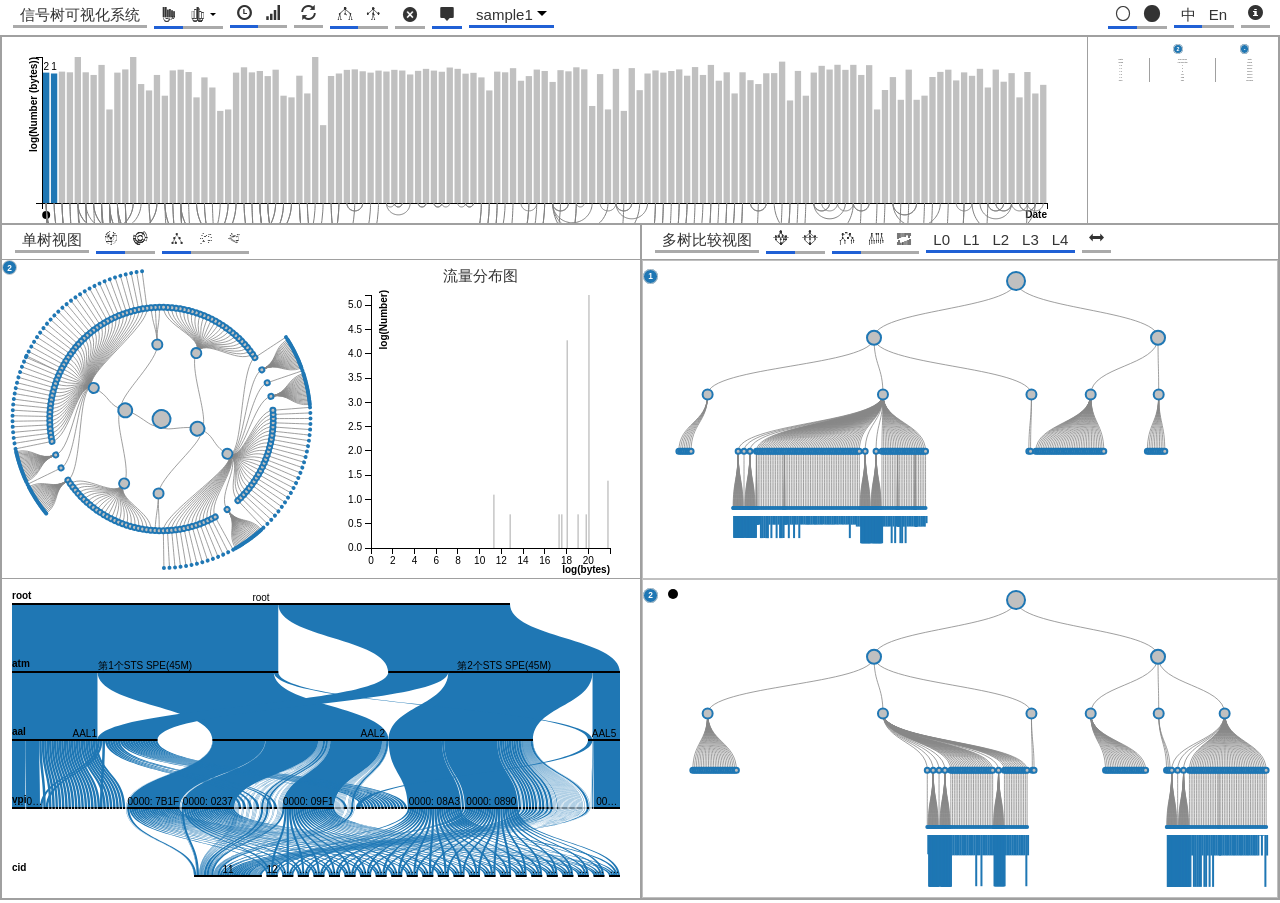
<file: sigtree/index.html>
<!DOCTYPE html>
<html>
    <head>
        <meta http-equiv="Content-Type" content="text/html;charset=utf-8"/>
        <title>Signal tree visualization</title>
        <link rel="stylesheet/less" href="css/less/all.less">
        <link rel="stylesheet" type="text/css" href="libs/font-awesome-4.6.3/css/font-awesome.min.css">
        <link rel="stylesheet" type="text/css" href="css/normalize.css">
        <link rel="stylesheet" type="text/css" href="libs/jquery-ui/jquery-ui.css">
    </head>

    <body>
        <!--直接将css写到html里面会大大减少html布局的加载时间-->
        <div class="loading" id = 'loading' style='position: absolute; width: 100%; height:100%;' >
          <div class="back" style="position: absolute; width: 100%; height: 100%; background-color: #ffffff; opacity: 1;"></div>
          <div class="logo" 
          style='position: absolute; margin: 50px auto; font-size: 30px; text-align: center; left:45%; top: 40%;'>
              <i class="fa fa-spinner fa-spin fa-lg"></i>
              <span> 加载中 ...</span>
          </div>
        </div>
        <div id = 'toolbar' class='remove-highlight toolbar' style='visibility: hidden'>
            <div id = "system-title-div" class = "button-group bind">
                <span id = "title" class = "button toolbar-all" data-placement="bottom" title = "关于本工具">信号树可视化系统</span>
            </div>
            <div id = "arc-link-div" class = "button-group bind">
                <span id = "arc-link" class = "button toolbar-all active" data-placement="bottom" title = "全部显示连接">
                    <i class="icon iconfont">&#xe627;</i>
                </span>
                <span id = "arc-link-hover" class = 'button toolbar-all' data-placement="bottom" data-placement="bottom" title = "鼠标悬停显示连接">
                    <i class="icon iconfont">&#xe61e;</i>
                    <span class="small-arrow-down">
                    </span>
                </span>
                <div id = 'hover-arc-div'>
                    <div id="slider-container">
                        <div id="slider"></div>
                    </div>
                    <div id="slider-text">
                        0
                    </div>
                </div>
            </div>
            <div id = "sort-div" class = "button-group bind">
                <span id = "time-sort" class = "button sort-btn toolbar-all active" data-placement="bottom" title = "按时间排序" sort-type="time">
                    <span class="glyphicon glyphicon-time"></span>
                </span>
                <span id = "size-sort" class = "button sort-btn toolbar-all" data-placement="bottom" title = "按流量排序" sort-type="size"> 
                    <span class="glyphicon glyphicon-signal"></span>
                </span>
            </div>
            <div id = "switch-selection-div" class = "button-group bind">
                <span id = "switch-selection" class = "button data-btn toolbar-all" data-placement="bottom" title = "变换当前选择" data-type="switch">
                    <span class="glyphicon glyphicon-refresh"></span>
                </span>
            </div>
            <div id = 'click-shrink' class = 'button-group bind'>
                <span id = "click-node-shrink" class = "button click-shrink toolbar-all active" data-placement="bottom" title = "收缩当前结点">
                    <i class="icon iconfont">&#xe623;</i>
                </span>
                <span id = "click-other-node-shrink" class = "button click-shrink toolbar-all" data-placement="bottom" title = "收缩兄弟结点">
                    <i class="icon iconfont">&#xe624;</i>
                </span>
            </div>
            <div id = "clear-all-div" class = "button-group bind">
                <span id = "clear-all" class = "button data-btn toolbar-all" data-placement="bottom" title = "清空选择" data-type="switch">
                    <i class="icon iconfont">&#xe60d;</i>
                </span>
            </div>
            <div id = "tool-tip-div" class = "button-group bind">
                <span id = "enable-tool-tip" class = "button data-btn toolbar-all active" data-placement="bottom" title = "显示提示信息">
                    <i class="icon iconfont">&#xeb1e;</i>
                </span>
            </div>
            <div id = 'load-files' class = 'button-group bind'>
                <span id = "load-file-name" class = "button click-chinese toolbar-all active" data-placement="bottom" title = "中文">
                <span id = "set-select-name">
                    sample1  
                </span>        
                <span class="arrow-down">
                </span>
                </span>
                <div id="load-file-div" class="load-file">
                    <table id = "load-file-table" class="load-file">
                    </table>
                </div>
            </div>
            <div id = 'system-version-div'>
                <div id = 'click-change-background' class = 'button-group bind'>
                    <span id = "change-color-white" class = "button click-white toolbar-all active" data-placement="bottom" title = "白色背景">
                        <i class="icon iconfont">&#xe613;</i>
                    </span>
                    <span id = "change-color-black" class = "button click-black toolbar-all" data-placement="bottom" title = "黑色背景">
                        <i class="icon iconfont">&#xe600;</i>
                    </span>
                </div>
                <div id = 'click-change-language' class = 'button-group bind'>
                    <span id = "change-language-chinese" class = "button click-chinese toolbar-all active" data-placement="bottom" title = "中文">
                        中
                    </span>
                    <span id = "change-language-english" class = "button click-english toolbar-all" data-placement="bottom" title = "英文">
                        En
                    </span>
                </div>
                <div id = 'help-div' class = 'button-group bind'>
                    <span id = "help" class = "button click-help toolbar-all" data-placement="bottom" title = "帮助">
                        <span class="glyphicon glyphicon-info-sign"></span>
                    </span>
                </div>
            </div>
        </div>
        <div id = "topWrapper" class = "structure hidden-content">
            <div id = "innerTopLeft">
                <svg class = "mainTimeline"></svg>
            </div>
            <div id="innerTopRight" class='remove-highlight structure toolbar' style='visibility: hidden'>
                  <div id="innerTopRightLeft">
                    <div id="label-name" class="label-wrapper">
                        <span id = "node-type" class="btn btn-default btn-xs label blue-label"></span>
                        <table class = 'label-table' style="width:100%">
                          <tr>
                            <td class = 'date-description'>Date</td>
                          </tr>
                          <tr>
                            <td class = 'value-description'>Value</td>
                          </tr>
                          <!--<tr>
                            <td class = 'level-description'>Level</td>
                          </tr>-->
                          <tr>
                            <td class = 'level-0-description'>L-0</td>
                          </tr>
                          <tr>
                            <td class = 'level-1-description'>L-1</td>
                          </tr>
                          <tr>
                            <td class = 'level-2-description'>L-2</td>
                          </tr>
                          <tr>
                            <td class = 'level-3-description'>L-3</td>
                          </tr>
                          <tr>
                            <td class = 'level-4-description'>L-4</td>
                          </tr>
                          <tr>
                            <td class = 'node-num-description'>sum</td>
                          </tr>
                        </table>
                     </div>
                </div>
                <div id="innerTopRightMiddle">
                     <div id="label-A" class="label-wrapper">
                          <span id = "node-type" class="btn btn-default btn-xs label blue-label">
                              1
                          </span>
                        <table class = 'label-table' style="width:100%">
                          <tr>
                            <td class = 'date-description'></td>
                          </tr>
                          <tr>
                            <td class = 'value-description'></td>
                          </tr>
                          <!--<tr>
                            <td class = 'level-description'></td>
                          </tr>-->
                          <tr>
                            <td class = 'level-0-description'></td>
                          </tr>
                          <tr>
                            <td class = 'level-1-description'></td>
                          </tr>
                          <tr>
                            <td class = 'level-2-description'></td>
                          </tr>
                          <tr>
                            <td class = 'level-3-description'></td>
                          </tr>
                          <tr>
                            <td class = 'level-4-description'></td>
                          </tr>
                          <tr>
                            <td class = 'node-num-description'></td>
                          </tr>
                        </table>
                     </div>
                </div>
                <div id='innerTopRightRight'>
                    <div id="label-C" class="label-wrapper" style="text-align: center; width:100%">
                          <span id = "node-type" class="btn btn-default btn-xs label blue-label">
                              -
                          </span>
                         <table class = 'label-table' style="width:100%">
                          <tr>
                            <td class = 'date-description'>date</td>
                          </tr>
                          <tr>
                            <td class = 'value-description'>value</td>
                          </tr>
                          <!--<tr>
                            <td class = 'level-description'>level</td>
                          </tr>-->
                          <tr>
                            <td class = 'level-0-description'>level0</td>
                          </tr>
                          <tr>
                            <td class = 'level-1-description'>level1</td>
                          </tr>
                          <tr>
                            <td class = 'level-2-description'>level2</td>
                          </tr>
                          <tr>
                            <td class = 'level-3-description'>level3</td>
                          </tr>
                          <tr>
                            <td class = 'level-4-description'>level4</td>
                          </tr>
                          <tr>
                            <td class = 'node-num-description'>Number</td>
                          </tr>
                        </table>
                    </div>
                </div>
            </div>
        </div>
        <div id = "rightWrapper" class='remove-highlight structure hidden-content'>
            <div id = "rightToolbarWrapper" class = 'structure toolbar toolbar-unhighlight' style='visibility: hidden'>
                <div id = "comparison-title-div" class = "button-group bind">
                    <span id = "title" class = "button toolbar-tree" title = "比较视图：提供多种可视化形式比较信号树">多树比较视图</span>
                </div>
                <div id = 'node-comparison' class = 'button-group bind'>
                    <span id = "all-node-comparison" class = "button active node-comparison toolbar-tree" title = "比较所有节点">
                        <i class="icon iconfont">&#xe625;</i>
                    </span>
                    <span id = "same-node-comparison" class = "button node-comparison toolbar-tree" title = "比较相同节点">
                        <i class="icon iconfont">&#xe626;</i>
                    </span>
                </div>
                <div id = 'node-comparison' class = 'button-group bind'>
                    <span id = "all-depth-comparison" class = "button active node-comparison toolbar-tree" title = "完整显示信号树">
                        <i class="icon iconfont">&#xe622;</i>
                    </span>
                    <span id = "two-depth-comparison" class = "button node-comparison toolbar-tree" title = "仅显示末两层">
                        <i class="icon iconfont">&#xe621;</i>
                    </span>
                    <span id = "only-flow-comparison" class = "button node-comparison toolbar-tree" title = "仅显示流量">
                        <i class="icon iconfont">&#xe620;</i>
                    </span>
                     <!--<span id = "shortest-flow-comparison" class = "button node-comparison toolbar-tree" title = "尽可能多显示树的流量">
                        <i class="icon iconfont">&#xe61f;</i>
                    </span>-->
                </div>
                <div id = 'level-selection' class = 'button-group bind'>
                    <span id = "level-0" class = "button level-selection toolbar-tree active" title = "第0层">L0</span>
                    <span id = "level-1" class = "button level-selection toolbar-tree active" title = "第1层">L1</span>
                    <span id = "level-2" class = "button level-selection toolbar-tree active" title = "第2层">L2</span>
                    <span id = "level-3" class = "button level-selection toolbar-tree active" title = "第3层">L3</span>
                    <span id = "level-4" class = "button level-selection toolbar-tree active" title = "第4层">L4</span>
                </div>
                 <div id = 'help-div' class = 'button-group bind'>
                    <span id = "resize-brush" class = "button click-resize toolbar-all" data-placement="bottom" title = "更新刷选">
                        <span class="glyphicon glyphicon-resize-horizontal"></span>
                    </span>
                </div>
            </div>
            <div id = "rightComparisonWrapper" class = 'structure'>
                <ul id="multitree" class = 'structure'>
                </ul>
            </div>
        </div>
        <div id = "leftWrapper" class='structure hidden-content'>
            <div id = "leftToolbarWrapper" class = 'structure remove-highlight toolbar toolbar-unhighlight' style='visibility: hidden'>
                <div id = "singletree-title-div" class = "button-group bind">
                    <span id = "title" class = "button toolbar-compare" title = "多种形式对于单个信号树进行可视化">单树视图</span>
                </div>
                <div id = 'switch-vis-div' class = 'button-group bind'>
                    <span id = "radial-tree" class = "button toolbar-compare active" title = "radial树">
                        <i class="icon iconfont">&#xe60a;</i>
                    </span>
                    <span id = "sunburst-tree" class = "button toolbar-compare" title = "sunburst树">
                         <i class="icon iconfont">&#xe61a;</i>
                    </span>         
                </div>
                 <div id = "projection-method-div" class = "button-group bind">
                    <span id = "tree-view" class = "button active projection-method toolbar-compare" title = "树状视图">
                        <i class="icon iconfont">&#xe60e;</i>
                    </span>
                    <span id = "original-projection" class = "button projection-method toolbar-compare" title = "初始投影"><!--初始投影，没有连接-->
                        <i class="icon iconfont">&#xe607;</i>
                    </span>
                     <span id = "center-projection" class = "button projection-method toolbar-compare" title = "初始投影-连接"><!--初始投影＋连接-->
                        <i class="icon iconfont">&#xe606;</i>
                    </span>
                    <!--<span id = "center-size-glyph" class = "button projection-method toolbar-compare" title = "节点大小编码">
                        <i class="icon iconfont">&#xe605;</i>
                    </span>
                    <span id = "center-subgraph-glyph" class = "button projection-method toolbar-compare" title = "子结构编码">
                        <i class="icon iconfont">&#xe608;</i>
                    </span>
                    <span id = "center-sunburst-glyph" class = "button projection-method toolbar-compare" title = "sunburst视图编码">
                        <i class="icon iconfont">&#xe619;</i>
                    </span>-->
                </div>
            </div>
            <div id = "leftTreeWrapper" class = 'structure remove-highlight'>
                <div id="leftTopWrapper" class = 'structure'>
                    <span id = "node-type" class="btn btn-default btn-xs label blue-label">1</span>
                    <div id='leftTopLeftWrapper-radial'>
                        <svg class="radial"></svg>
                    </div>
                    <div id='leftTopLeftWrapper-sunburst'>
                        <svg class="sunburst"></svg>
                    </div>
                    <div id='leftTopRightWrapper'>
                        <div id='histogram-label'>
                            <span id = 'histogram-label-text'>流量分布图</span>
                        </div>
                        <div id='leftTopRightBottomWrapper'>
                            <svg class='radial-histogram'></svg>
                        </div>
                    </div>
                </div>
                <div id="leftBottomWrapper" class = 'structure'>
                    <svg class="parset"></svg>
                </div>
            </div>
            <div id = 'projectionWrapper' class='structure'>
                <svg class = "projection"></svg>
            </div>
            <div id = 'projectionLinkWrapper' class='structure'>
                <svg class = "projection-link"></svg>
            </div>
        </div>
        <div id="dialog-confirm" class="help_document" title="help document" >       
            <img src="helpdocument/help1.png" class="help_img" width="800px" >
        </div>
        <div id="dialog-system-introduction" class="help_document" title="About System" >       
             通讯信号时变层级结构可视分析系统由北京大学可视化与可视分析实验室开发完成。
        </div>
    </body>
    <!-- Libraries -->   
    <script type="text/javascript" src="libs/MDS/numeric.js"></script>
    <script type="text/javascript" src="libs/MDS/mds.js"></script>
    <script type="text/javascript" src="libs/jquery.js"></script>
    <script type="text/javascript" src="libs/d3.js"></script>
    <script type="text/javascript" src="libs/d3.tip.js"></script>
    <script type="text/javascript" src="libs/queue.js"></script>
    <script type="text/javascript" src="libs/Underscore.js"></script>
    <script type="text/javascript" src='libs/less.js'></script>
    <script type="text/javascript" src="libs/d3.parsets/d3.parsets.js"></script>   
    <script type="text/javascript" src="libs/bootstrap/js/bootstrap.js"></script>
    <script type="text/javascript" src="libs/jquery-ui/jquery-ui.js"></script>
    <script type="text/javascript" src="libs/lasso.js"></script>
    <!-- utils js -->
    <script type="text/javascript" src="js/sigtree.js"> </script>
    <script type="text/javascript" src="js/ObserverManager.js"> </script>
    <script type="text/javascript" src="js/utils.js"> </script>
    <script type="text/javascript" src="js/data_processor.js"> </script>
    <script type="text/javascript" src="js/combinator.js"> </script>
    <script type="text/javascript" src="js/projection.js"></script> 
    <script type="text/javascript" src='js/projection_link.js'></script>
    <script type="text/javascript" src='js/toolbar_signaltree.js'></script>
    <script type="text/javascript" src='js/toolbar_comparison.js'></script>
    <script type="text/javascript" src='js/toolbar_all.js'></script>
    <script type="text/javascript" src='js/sunburst_view.js'></script>
    <script type="text/javascript" src="js/main.js"></script>
    <script type="text/javascript" src="js/view_controller.js"></script>
    <script type="text/javascript" src="js/tree_compare.js"></script>
    <script type="text/javascript" src='js/multitree_comparison.js'></script>
	  <script type="text/javascript" src="js/radial.js"></script> 
    <script type="text/javascript" src='js/radial_histogram.js'></script>
    <script type="text/javascript" src="js/datacenter.js"></script>
    <script type="text/javascript" src="js/sunburst.js"></script>
	  <script type="text/javascript" src="js/parset.js"></script>    
	  <script type="text/javascript" src="js/tree_select.js"></script>
    <script type="text/javascript" src="js/all_views_controller.js"></script>
    
</html>
</file>
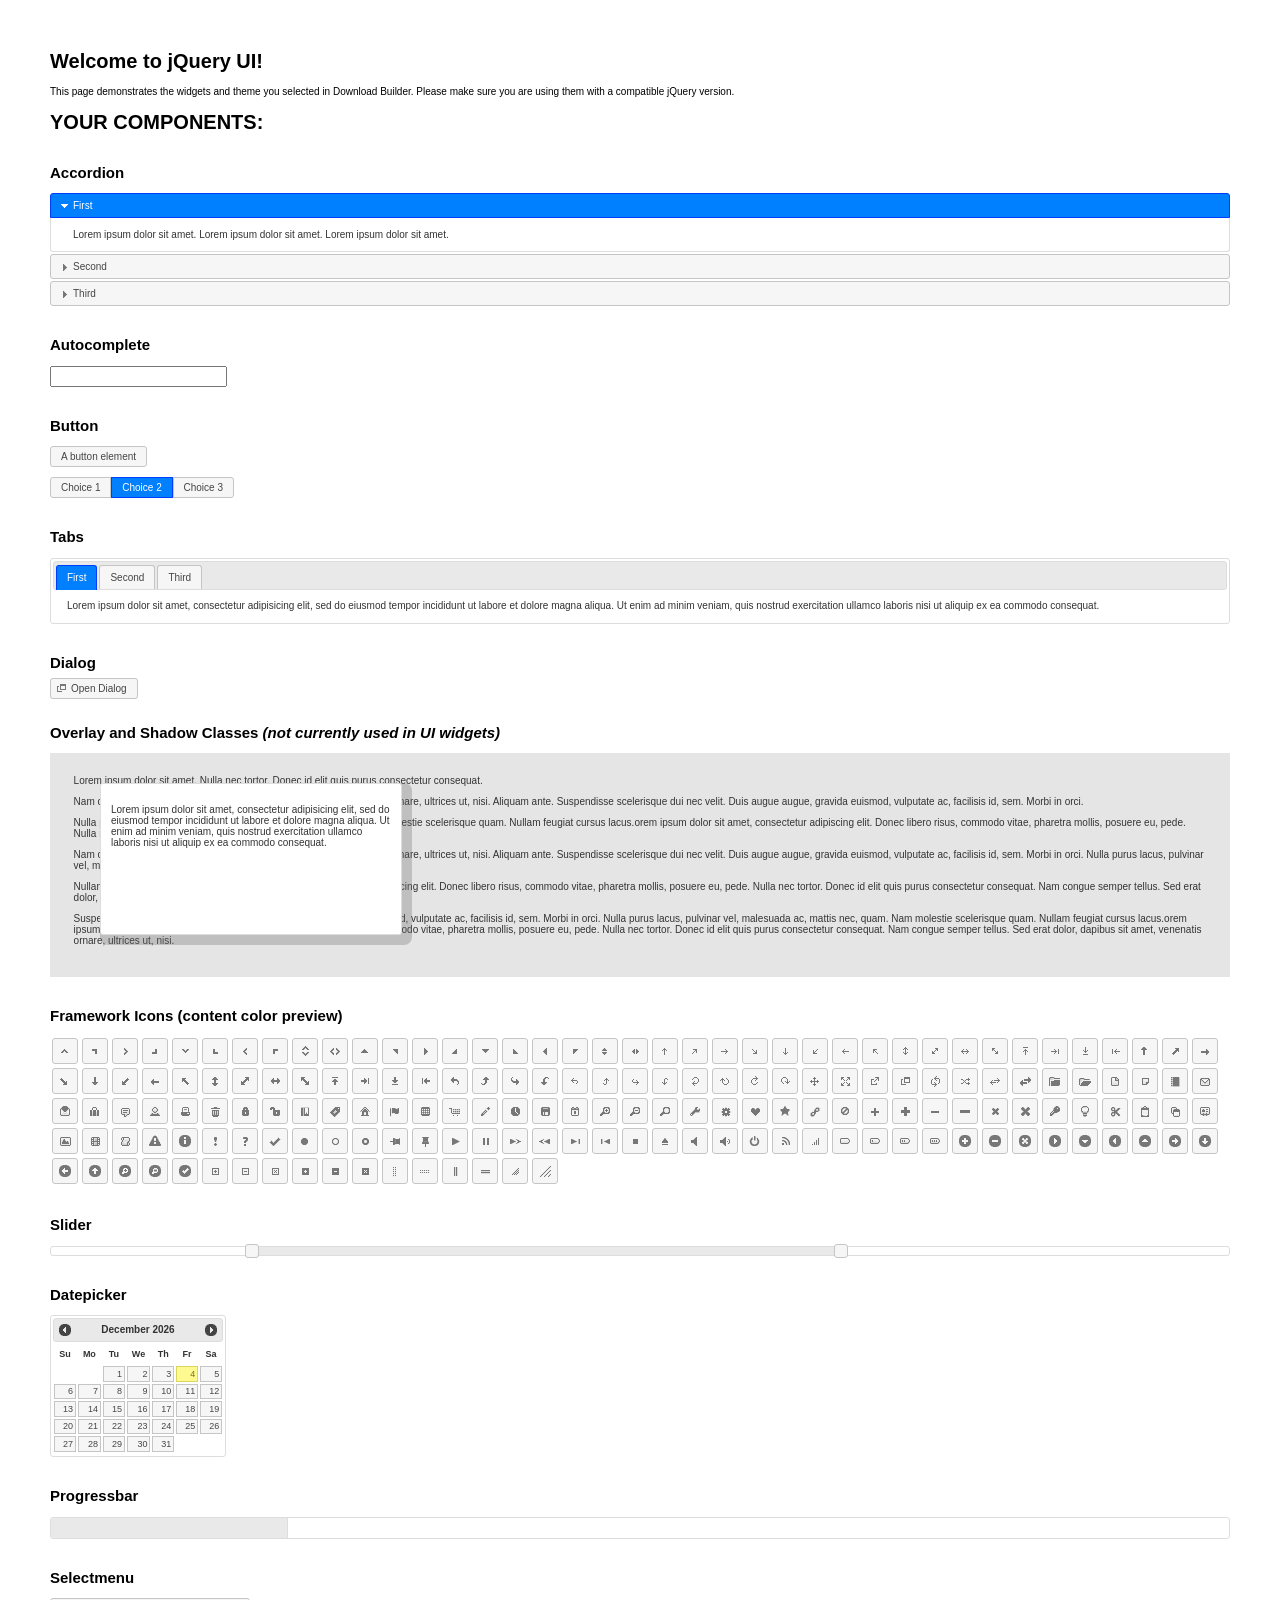
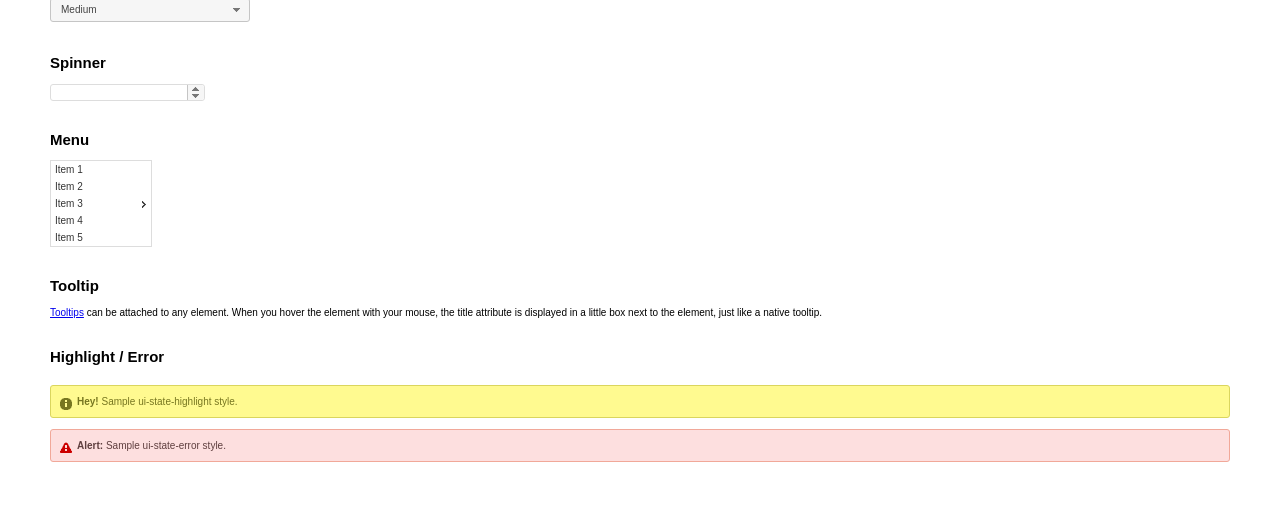
<file: sigtree/libs/jquery-ui/index.html>
<!doctype html>
<html lang="us">
<head>
	<meta charset="utf-8">
	<title>jQuery UI Example Page</title>
	<link href="jquery-ui.css" rel="stylesheet">
	<style>
	body{
		font: 62.5% "Trebuchet MS", sans-serif;
		margin: 50px;
	}
	.demoHeaders {
		margin-top: 2em;
	}
	#dialog-link {
		padding: .4em 1em .4em 20px;
		text-decoration: none;
		position: relative;
	}
	#dialog-link span.ui-icon {
		margin: 0 5px 0 0;
		position: absolute;
		left: .2em;
		top: 50%;
		margin-top: -8px;
	}
	#icons {
		margin: 0;
		padding: 0;
	}
	#icons li {
		margin: 2px;
		position: relative;
		padding: 4px 0;
		cursor: pointer;
		float: left;
		list-style: none;
	}
	#icons span.ui-icon {
		float: left;
		margin: 0 4px;
	}
	.fakewindowcontain .ui-widget-overlay {
		position: absolute;
	}
	select {
		width: 200px;
	}
	</style>
</head>
<body>

<h1>Welcome to jQuery UI!</h1>

<div class="ui-widget">
	<p>This page demonstrates the widgets and theme you selected in Download Builder. Please make sure you are using them with a compatible jQuery version.</p>
</div>

<h1>YOUR COMPONENTS:</h1>


<!-- Accordion -->
<h2 class="demoHeaders">Accordion</h2>
<div id="accordion">
	<h3>First</h3>
	<div>Lorem ipsum dolor sit amet. Lorem ipsum dolor sit amet. Lorem ipsum dolor sit amet.</div>
	<h3>Second</h3>
	<div>Phasellus mattis tincidunt nibh.</div>
	<h3>Third</h3>
	<div>Nam dui erat, auctor a, dignissim quis.</div>
</div>



<!-- Autocomplete -->
<h2 class="demoHeaders">Autocomplete</h2>
<div>
	<input id="autocomplete" title="type &quot;a&quot;">
</div>



<!-- Button -->
<h2 class="demoHeaders">Button</h2>
<button id="button">A button element</button>
<form style="margin-top: 1em;">
	<div id="radioset">
		<input type="radio" id="radio1" name="radio"><label for="radio1">Choice 1</label>
		<input type="radio" id="radio2" name="radio" checked="checked"><label for="radio2">Choice 2</label>
		<input type="radio" id="radio3" name="radio"><label for="radio3">Choice 3</label>
	</div>
</form>



<!-- Tabs -->
<h2 class="demoHeaders">Tabs</h2>
<div id="tabs">
	<ul>
		<li><a href="#tabs-1">First</a></li>
		<li><a href="#tabs-2">Second</a></li>
		<li><a href="#tabs-3">Third</a></li>
	</ul>
	<div id="tabs-1">Lorem ipsum dolor sit amet, consectetur adipisicing elit, sed do eiusmod tempor incididunt ut labore et dolore magna aliqua. Ut enim ad minim veniam, quis nostrud exercitation ullamco laboris nisi ut aliquip ex ea commodo consequat.</div>
	<div id="tabs-2">Phasellus mattis tincidunt nibh. Cras orci urna, blandit id, pretium vel, aliquet ornare, felis. Maecenas scelerisque sem non nisl. Fusce sed lorem in enim dictum bibendum.</div>
	<div id="tabs-3">Nam dui erat, auctor a, dignissim quis, sollicitudin eu, felis. Pellentesque nisi urna, interdum eget, sagittis et, consequat vestibulum, lacus. Mauris porttitor ullamcorper augue.</div>
</div>



<!-- Dialog NOTE: Dialog is not generated by UI in this demo so it can be visually styled in themeroller-->
<h2 class="demoHeaders">Dialog</h2>
<p><a href="#" id="dialog-link" class="ui-state-default ui-corner-all"><span class="ui-icon ui-icon-newwin"></span>Open Dialog</a></p>

<h2 class="demoHeaders">Overlay and Shadow Classes <em>(not currently used in UI widgets)</em></h2>
<div style="position: relative; width: 96%; height: 200px; padding:1% 2%; overflow:hidden;" class="fakewindowcontain">
	<p>Lorem ipsum dolor sit amet,  Nulla nec tortor. Donec id elit quis purus consectetur consequat. </p><p>Nam congue semper tellus. Sed erat dolor, dapibus sit amet, venenatis ornare, ultrices ut, nisi. Aliquam ante. Suspendisse scelerisque dui nec velit. Duis augue augue, gravida euismod, vulputate ac, facilisis id, sem. Morbi in orci. </p><p>Nulla purus lacus, pulvinar vel, malesuada ac, mattis nec, quam. Nam molestie scelerisque quam. Nullam feugiat cursus lacus.orem ipsum dolor sit amet, consectetur adipiscing elit. Donec libero risus, commodo vitae, pharetra mollis, posuere eu, pede. Nulla nec tortor. Donec id elit quis purus consectetur consequat. </p><p>Nam congue semper tellus. Sed erat dolor, dapibus sit amet, venenatis ornare, ultrices ut, nisi. Aliquam ante. Suspendisse scelerisque dui nec velit. Duis augue augue, gravida euismod, vulputate ac, facilisis id, sem. Morbi in orci. Nulla purus lacus, pulvinar vel, malesuada ac, mattis nec, quam. Nam molestie scelerisque quam. </p><p>Nullam feugiat cursus lacus.orem ipsum dolor sit amet, consectetur adipiscing elit. Donec libero risus, commodo vitae, pharetra mollis, posuere eu, pede. Nulla nec tortor. Donec id elit quis purus consectetur consequat. Nam congue semper tellus. Sed erat dolor, dapibus sit amet, venenatis ornare, ultrices ut, nisi. Aliquam ante. </p><p>Suspendisse scelerisque dui nec velit. Duis augue augue, gravida euismod, vulputate ac, facilisis id, sem. Morbi in orci. Nulla purus lacus, pulvinar vel, malesuada ac, mattis nec, quam. Nam molestie scelerisque quam. Nullam feugiat cursus lacus.orem ipsum dolor sit amet, consectetur adipiscing elit. Donec libero risus, commodo vitae, pharetra mollis, posuere eu, pede. Nulla nec tortor. Donec id elit quis purus consectetur consequat. Nam congue semper tellus. Sed erat dolor, dapibus sit amet, venenatis ornare, ultrices ut, nisi. </p>

	<!-- ui-dialog -->
	<div class="ui-overlay"><div class="ui-widget-overlay"></div><div class="ui-widget-shadow ui-corner-all" style="width: 302px; height: 152px; position: absolute; left: 50px; top: 30px;"></div></div>
	<div style="position: absolute; width: 280px; height: 130px;left: 50px; top: 30px; padding: 10px;" class="ui-widget ui-widget-content ui-corner-all">
		<div class="ui-dialog-content ui-widget-content" style="background: none; border: 0;">
			<p>Lorem ipsum dolor sit amet, consectetur adipisicing elit, sed do eiusmod tempor incididunt ut labore et dolore magna aliqua. Ut enim ad minim veniam, quis nostrud exercitation ullamco laboris nisi ut aliquip ex ea commodo consequat.</p>
		</div>
	</div>

</div>

<!-- ui-dialog -->
<div id="dialog" title="Dialog Title">
	<p>Lorem ipsum dolor sit amet, consectetur adipisicing elit, sed do eiusmod tempor incididunt ut labore et dolore magna aliqua. Ut enim ad minim veniam, quis nostrud exercitation ullamco laboris nisi ut aliquip ex ea commodo consequat.</p>
</div>



<h2 class="demoHeaders">Framework Icons (content color preview)</h2>
<ul id="icons" class="ui-widget ui-helper-clearfix">
	<li class="ui-state-default ui-corner-all" title=".ui-icon-carat-1-n"><span class="ui-icon ui-icon-carat-1-n"></span></li>
	<li class="ui-state-default ui-corner-all" title=".ui-icon-carat-1-ne"><span class="ui-icon ui-icon-carat-1-ne"></span></li>
	<li class="ui-state-default ui-corner-all" title=".ui-icon-carat-1-e"><span class="ui-icon ui-icon-carat-1-e"></span></li>
	<li class="ui-state-default ui-corner-all" title=".ui-icon-carat-1-se"><span class="ui-icon ui-icon-carat-1-se"></span></li>
	<li class="ui-state-default ui-corner-all" title=".ui-icon-carat-1-s"><span class="ui-icon ui-icon-carat-1-s"></span></li>
	<li class="ui-state-default ui-corner-all" title=".ui-icon-carat-1-sw"><span class="ui-icon ui-icon-carat-1-sw"></span></li>
	<li class="ui-state-default ui-corner-all" title=".ui-icon-carat-1-w"><span class="ui-icon ui-icon-carat-1-w"></span></li>
	<li class="ui-state-default ui-corner-all" title=".ui-icon-carat-1-nw"><span class="ui-icon ui-icon-carat-1-nw"></span></li>
	<li class="ui-state-default ui-corner-all" title=".ui-icon-carat-2-n-s"><span class="ui-icon ui-icon-carat-2-n-s"></span></li>
	<li class="ui-state-default ui-corner-all" title=".ui-icon-carat-2-e-w"><span class="ui-icon ui-icon-carat-2-e-w"></span></li>
	<li class="ui-state-default ui-corner-all" title=".ui-icon-triangle-1-n"><span class="ui-icon ui-icon-triangle-1-n"></span></li>
	<li class="ui-state-default ui-corner-all" title=".ui-icon-triangle-1-ne"><span class="ui-icon ui-icon-triangle-1-ne"></span></li>
	<li class="ui-state-default ui-corner-all" title=".ui-icon-triangle-1-e"><span class="ui-icon ui-icon-triangle-1-e"></span></li>
	<li class="ui-state-default ui-corner-all" title=".ui-icon-triangle-1-se"><span class="ui-icon ui-icon-triangle-1-se"></span></li>
	<li class="ui-state-default ui-corner-all" title=".ui-icon-triangle-1-s"><span class="ui-icon ui-icon-triangle-1-s"></span></li>
	<li class="ui-state-default ui-corner-all" title=".ui-icon-triangle-1-sw"><span class="ui-icon ui-icon-triangle-1-sw"></span></li>
	<li class="ui-state-default ui-corner-all" title=".ui-icon-triangle-1-w"><span class="ui-icon ui-icon-triangle-1-w"></span></li>
	<li class="ui-state-default ui-corner-all" title=".ui-icon-triangle-1-nw"><span class="ui-icon ui-icon-triangle-1-nw"></span></li>
	<li class="ui-state-default ui-corner-all" title=".ui-icon-triangle-2-n-s"><span class="ui-icon ui-icon-triangle-2-n-s"></span></li>
	<li class="ui-state-default ui-corner-all" title=".ui-icon-triangle-2-e-w"><span class="ui-icon ui-icon-triangle-2-e-w"></span></li>
	<li class="ui-state-default ui-corner-all" title=".ui-icon-arrow-1-n"><span class="ui-icon ui-icon-arrow-1-n"></span></li>
	<li class="ui-state-default ui-corner-all" title=".ui-icon-arrow-1-ne"><span class="ui-icon ui-icon-arrow-1-ne"></span></li>
	<li class="ui-state-default ui-corner-all" title=".ui-icon-arrow-1-e"><span class="ui-icon ui-icon-arrow-1-e"></span></li>
	<li class="ui-state-default ui-corner-all" title=".ui-icon-arrow-1-se"><span class="ui-icon ui-icon-arrow-1-se"></span></li>
	<li class="ui-state-default ui-corner-all" title=".ui-icon-arrow-1-s"><span class="ui-icon ui-icon-arrow-1-s"></span></li>
	<li class="ui-state-default ui-corner-all" title=".ui-icon-arrow-1-sw"><span class="ui-icon ui-icon-arrow-1-sw"></span></li>
	<li class="ui-state-default ui-corner-all" title=".ui-icon-arrow-1-w"><span class="ui-icon ui-icon-arrow-1-w"></span></li>
	<li class="ui-state-default ui-corner-all" title=".ui-icon-arrow-1-nw"><span class="ui-icon ui-icon-arrow-1-nw"></span></li>
	<li class="ui-state-default ui-corner-all" title=".ui-icon-arrow-2-n-s"><span class="ui-icon ui-icon-arrow-2-n-s"></span></li>
	<li class="ui-state-default ui-corner-all" title=".ui-icon-arrow-2-ne-sw"><span class="ui-icon ui-icon-arrow-2-ne-sw"></span></li>
	<li class="ui-state-default ui-corner-all" title=".ui-icon-arrow-2-e-w"><span class="ui-icon ui-icon-arrow-2-e-w"></span></li>
	<li class="ui-state-default ui-corner-all" title=".ui-icon-arrow-2-se-nw"><span class="ui-icon ui-icon-arrow-2-se-nw"></span></li>
	<li class="ui-state-default ui-corner-all" title=".ui-icon-arrowstop-1-n"><span class="ui-icon ui-icon-arrowstop-1-n"></span></li>
	<li class="ui-state-default ui-corner-all" title=".ui-icon-arrowstop-1-e"><span class="ui-icon ui-icon-arrowstop-1-e"></span></li>
	<li class="ui-state-default ui-corner-all" title=".ui-icon-arrowstop-1-s"><span class="ui-icon ui-icon-arrowstop-1-s"></span></li>
	<li class="ui-state-default ui-corner-all" title=".ui-icon-arrowstop-1-w"><span class="ui-icon ui-icon-arrowstop-1-w"></span></li>
	<li class="ui-state-default ui-corner-all" title=".ui-icon-arrowthick-1-n"><span class="ui-icon ui-icon-arrowthick-1-n"></span></li>
	<li class="ui-state-default ui-corner-all" title=".ui-icon-arrowthick-1-ne"><span class="ui-icon ui-icon-arrowthick-1-ne"></span></li>
	<li class="ui-state-default ui-corner-all" title=".ui-icon-arrowthick-1-e"><span class="ui-icon ui-icon-arrowthick-1-e"></span></li>
	<li class="ui-state-default ui-corner-all" title=".ui-icon-arrowthick-1-se"><span class="ui-icon ui-icon-arrowthick-1-se"></span></li>
	<li class="ui-state-default ui-corner-all" title=".ui-icon-arrowthick-1-s"><span class="ui-icon ui-icon-arrowthick-1-s"></span></li>
	<li class="ui-state-default ui-corner-all" title=".ui-icon-arrowthick-1-sw"><span class="ui-icon ui-icon-arrowthick-1-sw"></span></li>
	<li class="ui-state-default ui-corner-all" title=".ui-icon-arrowthick-1-w"><span class="ui-icon ui-icon-arrowthick-1-w"></span></li>
	<li class="ui-state-default ui-corner-all" title=".ui-icon-arrowthick-1-nw"><span class="ui-icon ui-icon-arrowthick-1-nw"></span></li>
	<li class="ui-state-default ui-corner-all" title=".ui-icon-arrowthick-2-n-s"><span class="ui-icon ui-icon-arrowthick-2-n-s"></span></li>
	<li class="ui-state-default ui-corner-all" title=".ui-icon-arrowthick-2-ne-sw"><span class="ui-icon ui-icon-arrowthick-2-ne-sw"></span></li>
	<li class="ui-state-default ui-corner-all" title=".ui-icon-arrowthick-2-e-w"><span class="ui-icon ui-icon-arrowthick-2-e-w"></span></li>
	<li class="ui-state-default ui-corner-all" title=".ui-icon-arrowthick-2-se-nw"><span class="ui-icon ui-icon-arrowthick-2-se-nw"></span></li>
	<li class="ui-state-default ui-corner-all" title=".ui-icon-arrowthickstop-1-n"><span class="ui-icon ui-icon-arrowthickstop-1-n"></span></li>
	<li class="ui-state-default ui-corner-all" title=".ui-icon-arrowthickstop-1-e"><span class="ui-icon ui-icon-arrowthickstop-1-e"></span></li>
	<li class="ui-state-default ui-corner-all" title=".ui-icon-arrowthickstop-1-s"><span class="ui-icon ui-icon-arrowthickstop-1-s"></span></li>
	<li class="ui-state-default ui-corner-all" title=".ui-icon-arrowthickstop-1-w"><span class="ui-icon ui-icon-arrowthickstop-1-w"></span></li>
	<li class="ui-state-default ui-corner-all" title=".ui-icon-arrowreturnthick-1-w"><span class="ui-icon ui-icon-arrowreturnthick-1-w"></span></li>
	<li class="ui-state-default ui-corner-all" title=".ui-icon-arrowreturnthick-1-n"><span class="ui-icon ui-icon-arrowreturnthick-1-n"></span></li>
	<li class="ui-state-default ui-corner-all" title=".ui-icon-arrowreturnthick-1-e"><span class="ui-icon ui-icon-arrowreturnthick-1-e"></span></li>
	<li class="ui-state-default ui-corner-all" title=".ui-icon-arrowreturnthick-1-s"><span class="ui-icon ui-icon-arrowreturnthick-1-s"></span></li>
	<li class="ui-state-default ui-corner-all" title=".ui-icon-arrowreturn-1-w"><span class="ui-icon ui-icon-arrowreturn-1-w"></span></li>
	<li class="ui-state-default ui-corner-all" title=".ui-icon-arrowreturn-1-n"><span class="ui-icon ui-icon-arrowreturn-1-n"></span></li>
	<li class="ui-state-default ui-corner-all" title=".ui-icon-arrowreturn-1-e"><span class="ui-icon ui-icon-arrowreturn-1-e"></span></li>
	<li class="ui-state-default ui-corner-all" title=".ui-icon-arrowreturn-1-s"><span class="ui-icon ui-icon-arrowreturn-1-s"></span></li>
	<li class="ui-state-default ui-corner-all" title=".ui-icon-arrowrefresh-1-w"><span class="ui-icon ui-icon-arrowrefresh-1-w"></span></li>
	<li class="ui-state-default ui-corner-all" title=".ui-icon-arrowrefresh-1-n"><span class="ui-icon ui-icon-arrowrefresh-1-n"></span></li>
	<li class="ui-state-default ui-corner-all" title=".ui-icon-arrowrefresh-1-e"><span class="ui-icon ui-icon-arrowrefresh-1-e"></span></li>
	<li class="ui-state-default ui-corner-all" title=".ui-icon-arrowrefresh-1-s"><span class="ui-icon ui-icon-arrowrefresh-1-s"></span></li>
	<li class="ui-state-default ui-corner-all" title=".ui-icon-arrow-4"><span class="ui-icon ui-icon-arrow-4"></span></li>
	<li class="ui-state-default ui-corner-all" title=".ui-icon-arrow-4-diag"><span class="ui-icon ui-icon-arrow-4-diag"></span></li>
	<li class="ui-state-default ui-corner-all" title=".ui-icon-extlink"><span class="ui-icon ui-icon-extlink"></span></li>
	<li class="ui-state-default ui-corner-all" title=".ui-icon-newwin"><span class="ui-icon ui-icon-newwin"></span></li>
	<li class="ui-state-default ui-corner-all" title=".ui-icon-refresh"><span class="ui-icon ui-icon-refresh"></span></li>
	<li class="ui-state-default ui-corner-all" title=".ui-icon-shuffle"><span class="ui-icon ui-icon-shuffle"></span></li>
	<li class="ui-state-default ui-corner-all" title=".ui-icon-transfer-e-w"><span class="ui-icon ui-icon-transfer-e-w"></span></li>
	<li class="ui-state-default ui-corner-all" title=".ui-icon-transferthick-e-w"><span class="ui-icon ui-icon-transferthick-e-w"></span></li>
	<li class="ui-state-default ui-corner-all" title=".ui-icon-folder-collapsed"><span class="ui-icon ui-icon-folder-collapsed"></span></li>
	<li class="ui-state-default ui-corner-all" title=".ui-icon-folder-open"><span class="ui-icon ui-icon-folder-open"></span></li>
	<li class="ui-state-default ui-corner-all" title=".ui-icon-document"><span class="ui-icon ui-icon-document"></span></li>
	<li class="ui-state-default ui-corner-all" title=".ui-icon-document-b"><span class="ui-icon ui-icon-document-b"></span></li>
	<li class="ui-state-default ui-corner-all" title=".ui-icon-note"><span class="ui-icon ui-icon-note"></span></li>
	<li class="ui-state-default ui-corner-all" title=".ui-icon-mail-closed"><span class="ui-icon ui-icon-mail-closed"></span></li>
	<li class="ui-state-default ui-corner-all" title=".ui-icon-mail-open"><span class="ui-icon ui-icon-mail-open"></span></li>
	<li class="ui-state-default ui-corner-all" title=".ui-icon-suitcase"><span class="ui-icon ui-icon-suitcase"></span></li>
	<li class="ui-state-default ui-corner-all" title=".ui-icon-comment"><span class="ui-icon ui-icon-comment"></span></li>
	<li class="ui-state-default ui-corner-all" title=".ui-icon-person"><span class="ui-icon ui-icon-person"></span></li>
	<li class="ui-state-default ui-corner-all" title=".ui-icon-print"><span class="ui-icon ui-icon-print"></span></li>
	<li class="ui-state-default ui-corner-all" title=".ui-icon-trash"><span class="ui-icon ui-icon-trash"></span></li>
	<li class="ui-state-default ui-corner-all" title=".ui-icon-locked"><span class="ui-icon ui-icon-locked"></span></li>
	<li class="ui-state-default ui-corner-all" title=".ui-icon-unlocked"><span class="ui-icon ui-icon-unlocked"></span></li>
	<li class="ui-state-default ui-corner-all" title=".ui-icon-bookmark"><span class="ui-icon ui-icon-bookmark"></span></li>
	<li class="ui-state-default ui-corner-all" title=".ui-icon-tag"><span class="ui-icon ui-icon-tag"></span></li>
	<li class="ui-state-default ui-corner-all" title=".ui-icon-home"><span class="ui-icon ui-icon-home"></span></li>
	<li class="ui-state-default ui-corner-all" title=".ui-icon-flag"><span class="ui-icon ui-icon-flag"></span></li>
	<li class="ui-state-default ui-corner-all" title=".ui-icon-calculator"><span class="ui-icon ui-icon-calculator"></span></li>
	<li class="ui-state-default ui-corner-all" title=".ui-icon-cart"><span class="ui-icon ui-icon-cart"></span></li>
	<li class="ui-state-default ui-corner-all" title=".ui-icon-pencil"><span class="ui-icon ui-icon-pencil"></span></li>
	<li class="ui-state-default ui-corner-all" title=".ui-icon-clock"><span class="ui-icon ui-icon-clock"></span></li>
	<li class="ui-state-default ui-corner-all" title=".ui-icon-disk"><span class="ui-icon ui-icon-disk"></span></li>
	<li class="ui-state-default ui-corner-all" title=".ui-icon-calendar"><span class="ui-icon ui-icon-calendar"></span></li>
	<li class="ui-state-default ui-corner-all" title=".ui-icon-zoomin"><span class="ui-icon ui-icon-zoomin"></span></li>
	<li class="ui-state-default ui-corner-all" title=".ui-icon-zoomout"><span class="ui-icon ui-icon-zoomout"></span></li>
	<li class="ui-state-default ui-corner-all" title=".ui-icon-search"><span class="ui-icon ui-icon-search"></span></li>
	<li class="ui-state-default ui-corner-all" title=".ui-icon-wrench"><span class="ui-icon ui-icon-wrench"></span></li>
	<li class="ui-state-default ui-corner-all" title=".ui-icon-gear"><span class="ui-icon ui-icon-gear"></span></li>
	<li class="ui-state-default ui-corner-all" title=".ui-icon-heart"><span class="ui-icon ui-icon-heart"></span></li>
	<li class="ui-state-default ui-corner-all" title=".ui-icon-star"><span class="ui-icon ui-icon-star"></span></li>
	<li class="ui-state-default ui-corner-all" title=".ui-icon-link"><span class="ui-icon ui-icon-link"></span></li>
	<li class="ui-state-default ui-corner-all" title=".ui-icon-cancel"><span class="ui-icon ui-icon-cancel"></span></li>
	<li class="ui-state-default ui-corner-all" title=".ui-icon-plus"><span class="ui-icon ui-icon-plus"></span></li>
	<li class="ui-state-default ui-corner-all" title=".ui-icon-plusthick"><span class="ui-icon ui-icon-plusthick"></span></li>
	<li class="ui-state-default ui-corner-all" title=".ui-icon-minus"><span class="ui-icon ui-icon-minus"></span></li>
	<li class="ui-state-default ui-corner-all" title=".ui-icon-minusthick"><span class="ui-icon ui-icon-minusthick"></span></li>
	<li class="ui-state-default ui-corner-all" title=".ui-icon-close"><span class="ui-icon ui-icon-close"></span></li>
	<li class="ui-state-default ui-corner-all" title=".ui-icon-closethick"><span class="ui-icon ui-icon-closethick"></span></li>
	<li class="ui-state-default ui-corner-all" title=".ui-icon-key"><span class="ui-icon ui-icon-key"></span></li>
	<li class="ui-state-default ui-corner-all" title=".ui-icon-lightbulb"><span class="ui-icon ui-icon-lightbulb"></span></li>
	<li class="ui-state-default ui-corner-all" title=".ui-icon-scissors"><span class="ui-icon ui-icon-scissors"></span></li>
	<li class="ui-state-default ui-corner-all" title=".ui-icon-clipboard"><span class="ui-icon ui-icon-clipboard"></span></li>
	<li class="ui-state-default ui-corner-all" title=".ui-icon-copy"><span class="ui-icon ui-icon-copy"></span></li>
	<li class="ui-state-default ui-corner-all" title=".ui-icon-contact"><span class="ui-icon ui-icon-contact"></span></li>
	<li class="ui-state-default ui-corner-all" title=".ui-icon-image"><span class="ui-icon ui-icon-image"></span></li>
	<li class="ui-state-default ui-corner-all" title=".ui-icon-video"><span class="ui-icon ui-icon-video"></span></li>
	<li class="ui-state-default ui-corner-all" title=".ui-icon-script"><span class="ui-icon ui-icon-script"></span></li>
	<li class="ui-state-default ui-corner-all" title=".ui-icon-alert"><span class="ui-icon ui-icon-alert"></span></li>
	<li class="ui-state-default ui-corner-all" title=".ui-icon-info"><span class="ui-icon ui-icon-info"></span></li>
	<li class="ui-state-default ui-corner-all" title=".ui-icon-notice"><span class="ui-icon ui-icon-notice"></span></li>
	<li class="ui-state-default ui-corner-all" title=".ui-icon-help"><span class="ui-icon ui-icon-help"></span></li>
	<li class="ui-state-default ui-corner-all" title=".ui-icon-check"><span class="ui-icon ui-icon-check"></span></li>
	<li class="ui-state-default ui-corner-all" title=".ui-icon-bullet"><span class="ui-icon ui-icon-bullet"></span></li>
	<li class="ui-state-default ui-corner-all" title=".ui-icon-radio-off"><span class="ui-icon ui-icon-radio-off"></span></li>
	<li class="ui-state-default ui-corner-all" title=".ui-icon-radio-on"><span class="ui-icon ui-icon-radio-on"></span></li>
	<li class="ui-state-default ui-corner-all" title=".ui-icon-pin-w"><span class="ui-icon ui-icon-pin-w"></span></li>
	<li class="ui-state-default ui-corner-all" title=".ui-icon-pin-s"><span class="ui-icon ui-icon-pin-s"></span></li>
	<li class="ui-state-default ui-corner-all" title=".ui-icon-play"><span class="ui-icon ui-icon-play"></span></li>
	<li class="ui-state-default ui-corner-all" title=".ui-icon-pause"><span class="ui-icon ui-icon-pause"></span></li>
	<li class="ui-state-default ui-corner-all" title=".ui-icon-seek-next"><span class="ui-icon ui-icon-seek-next"></span></li>
	<li class="ui-state-default ui-corner-all" title=".ui-icon-seek-prev"><span class="ui-icon ui-icon-seek-prev"></span></li>
	<li class="ui-state-default ui-corner-all" title=".ui-icon-seek-end"><span class="ui-icon ui-icon-seek-end"></span></li>
	<li class="ui-state-default ui-corner-all" title=".ui-icon-seek-first"><span class="ui-icon ui-icon-seek-first"></span></li>
	<li class="ui-state-default ui-corner-all" title=".ui-icon-stop"><span class="ui-icon ui-icon-stop"></span></li>
	<li class="ui-state-default ui-corner-all" title=".ui-icon-eject"><span class="ui-icon ui-icon-eject"></span></li>
	<li class="ui-state-default ui-corner-all" title=".ui-icon-volume-off"><span class="ui-icon ui-icon-volume-off"></span></li>
	<li class="ui-state-default ui-corner-all" title=".ui-icon-volume-on"><span class="ui-icon ui-icon-volume-on"></span></li>
	<li class="ui-state-default ui-corner-all" title=".ui-icon-power"><span class="ui-icon ui-icon-power"></span></li>
	<li class="ui-state-default ui-corner-all" title=".ui-icon-signal-diag"><span class="ui-icon ui-icon-signal-diag"></span></li>
	<li class="ui-state-default ui-corner-all" title=".ui-icon-signal"><span class="ui-icon ui-icon-signal"></span></li>
	<li class="ui-state-default ui-corner-all" title=".ui-icon-battery-0"><span class="ui-icon ui-icon-battery-0"></span></li>
	<li class="ui-state-default ui-corner-all" title=".ui-icon-battery-1"><span class="ui-icon ui-icon-battery-1"></span></li>
	<li class="ui-state-default ui-corner-all" title=".ui-icon-battery-2"><span class="ui-icon ui-icon-battery-2"></span></li>
	<li class="ui-state-default ui-corner-all" title=".ui-icon-battery-3"><span class="ui-icon ui-icon-battery-3"></span></li>
	<li class="ui-state-default ui-corner-all" title=".ui-icon-circle-plus"><span class="ui-icon ui-icon-circle-plus"></span></li>
	<li class="ui-state-default ui-corner-all" title=".ui-icon-circle-minus"><span class="ui-icon ui-icon-circle-minus"></span></li>
	<li class="ui-state-default ui-corner-all" title=".ui-icon-circle-close"><span class="ui-icon ui-icon-circle-close"></span></li>
	<li class="ui-state-default ui-corner-all" title=".ui-icon-circle-triangle-e"><span class="ui-icon ui-icon-circle-triangle-e"></span></li>
	<li class="ui-state-default ui-corner-all" title=".ui-icon-circle-triangle-s"><span class="ui-icon ui-icon-circle-triangle-s"></span></li>
	<li class="ui-state-default ui-corner-all" title=".ui-icon-circle-triangle-w"><span class="ui-icon ui-icon-circle-triangle-w"></span></li>
	<li class="ui-state-default ui-corner-all" title=".ui-icon-circle-triangle-n"><span class="ui-icon ui-icon-circle-triangle-n"></span></li>
	<li class="ui-state-default ui-corner-all" title=".ui-icon-circle-arrow-e"><span class="ui-icon ui-icon-circle-arrow-e"></span></li>
	<li class="ui-state-default ui-corner-all" title=".ui-icon-circle-arrow-s"><span class="ui-icon ui-icon-circle-arrow-s"></span></li>
	<li class="ui-state-default ui-corner-all" title=".ui-icon-circle-arrow-w"><span class="ui-icon ui-icon-circle-arrow-w"></span></li>
	<li class="ui-state-default ui-corner-all" title=".ui-icon-circle-arrow-n"><span class="ui-icon ui-icon-circle-arrow-n"></span></li>
	<li class="ui-state-default ui-corner-all" title=".ui-icon-circle-zoomin"><span class="ui-icon ui-icon-circle-zoomin"></span></li>
	<li class="ui-state-default ui-corner-all" title=".ui-icon-circle-zoomout"><span class="ui-icon ui-icon-circle-zoomout"></span></li>
	<li class="ui-state-default ui-corner-all" title=".ui-icon-circle-check"><span class="ui-icon ui-icon-circle-check"></span></li>
	<li class="ui-state-default ui-corner-all" title=".ui-icon-circlesmall-plus"><span class="ui-icon ui-icon-circlesmall-plus"></span></li>
	<li class="ui-state-default ui-corner-all" title=".ui-icon-circlesmall-minus"><span class="ui-icon ui-icon-circlesmall-minus"></span></li>
	<li class="ui-state-default ui-corner-all" title=".ui-icon-circlesmall-close"><span class="ui-icon ui-icon-circlesmall-close"></span></li>
	<li class="ui-state-default ui-corner-all" title=".ui-icon-squaresmall-plus"><span class="ui-icon ui-icon-squaresmall-plus"></span></li>
	<li class="ui-state-default ui-corner-all" title=".ui-icon-squaresmall-minus"><span class="ui-icon ui-icon-squaresmall-minus"></span></li>
	<li class="ui-state-default ui-corner-all" title=".ui-icon-squaresmall-close"><span class="ui-icon ui-icon-squaresmall-close"></span></li>
	<li class="ui-state-default ui-corner-all" title=".ui-icon-grip-dotted-vertical"><span class="ui-icon ui-icon-grip-dotted-vertical"></span></li>
	<li class="ui-state-default ui-corner-all" title=".ui-icon-grip-dotted-horizontal"><span class="ui-icon ui-icon-grip-dotted-horizontal"></span></li>
	<li class="ui-state-default ui-corner-all" title=".ui-icon-grip-solid-vertical"><span class="ui-icon ui-icon-grip-solid-vertical"></span></li>
	<li class="ui-state-default ui-corner-all" title=".ui-icon-grip-solid-horizontal"><span class="ui-icon ui-icon-grip-solid-horizontal"></span></li>
	<li class="ui-state-default ui-corner-all" title=".ui-icon-gripsmall-diagonal-se"><span class="ui-icon ui-icon-gripsmall-diagonal-se"></span></li>
	<li class="ui-state-default ui-corner-all" title=".ui-icon-grip-diagonal-se"><span class="ui-icon ui-icon-grip-diagonal-se"></span></li>
</ul>


<!-- Slider -->
<h2 class="demoHeaders">Slider</h2>
<div id="slider"></div>



<!-- Datepicker -->
<h2 class="demoHeaders">Datepicker</h2>
<div id="datepicker"></div>



<!-- Progressbar -->
<h2 class="demoHeaders">Progressbar</h2>
<div id="progressbar"></div>



<!-- Progressbar -->
<h2 class="demoHeaders">Selectmenu</h2>
<select id="selectmenu">
	<option>Slower</option>
	<option>Slow</option>
	<option selected="selected">Medium</option>
	<option>Fast</option>
	<option>Faster</option>
</select>



<!-- Spinner -->
<h2 class="demoHeaders">Spinner</h2>
<input id="spinner">



<!-- Menu -->
<h2 class="demoHeaders">Menu</h2>
<ul style="width:100px;" id="menu">
	<li>Item 1</li>
	<li>Item 2</li>
	<li>Item 3
		<ul>
			<li>Item 3-1</li>
			<li>Item 3-2</li>
			<li>Item 3-3</li>
			<li>Item 3-4</li>
			<li>Item 3-5</li>
		</ul>
	</li>
	<li>Item 4</li>
	<li>Item 5</li>
</ul>



<!-- Tooltip -->
<h2 class="demoHeaders">Tooltip</h2>
<p id="tooltip">
	<a href="#" title="That&apos;s what this widget is">Tooltips</a> can be attached to any element. When you hover
the element with your mouse, the title attribute is displayed in a little box next to the element, just like a native tooltip.
</p>


<!-- Highlight / Error -->
<h2 class="demoHeaders">Highlight / Error</h2>
<div class="ui-widget">
	<div class="ui-state-highlight ui-corner-all" style="margin-top: 20px; padding: 0 .7em;">
		<p><span class="ui-icon ui-icon-info" style="float: left; margin-right: .3em;"></span>
		<strong>Hey!</strong> Sample ui-state-highlight style.</p>
	</div>
</div>
<br>
<div class="ui-widget">
	<div class="ui-state-error ui-corner-all" style="padding: 0 .7em;">
		<p><span class="ui-icon ui-icon-alert" style="float: left; margin-right: .3em;"></span>
		<strong>Alert:</strong> Sample ui-state-error style.</p>
	</div>
</div>

<script src="external/jquery/jquery.js"></script>
<script src="jquery-ui.js"></script>
<script>

$( "#accordion" ).accordion();



var availableTags = [
	"ActionScript",
	"AppleScript",
	"Asp",
	"BASIC",
	"C",
	"C++",
	"Clojure",
	"COBOL",
	"ColdFusion",
	"Erlang",
	"Fortran",
	"Groovy",
	"Haskell",
	"Java",
	"JavaScript",
	"Lisp",
	"Perl",
	"PHP",
	"Python",
	"Ruby",
	"Scala",
	"Scheme"
];
$( "#autocomplete" ).autocomplete({
	source: availableTags
});



$( "#button" ).button();
$( "#radioset" ).buttonset();



$( "#tabs" ).tabs();



$( "#dialog" ).dialog({
	autoOpen: false,
	width: 400,
	buttons: [
		{
			text: "Ok",
			click: function() {
				$( this ).dialog( "close" );
			}
		},
		{
			text: "Cancel",
			click: function() {
				$( this ).dialog( "close" );
			}
		}
	]
});

// Link to open the dialog
$( "#dialog-link" ).click(function( event ) {
	$( "#dialog" ).dialog( "open" );
	event.preventDefault();
});



$( "#datepicker" ).datepicker({
	inline: true
});



$( "#slider" ).slider({
	range: true,
	values: [ 17, 67 ]
});



$( "#progressbar" ).progressbar({
	value: 20
});



$( "#spinner" ).spinner();



$( "#menu" ).menu();



$( "#tooltip" ).tooltip();



$( "#selectmenu" ).selectmenu();


// Hover states on the static widgets
$( "#dialog-link, #icons li" ).hover(
	function() {
		$( this ).addClass( "ui-state-hover" );
	},
	function() {
		$( this ).removeClass( "ui-state-hover" );
	}
);
</script>
</body>
</html>
</file>
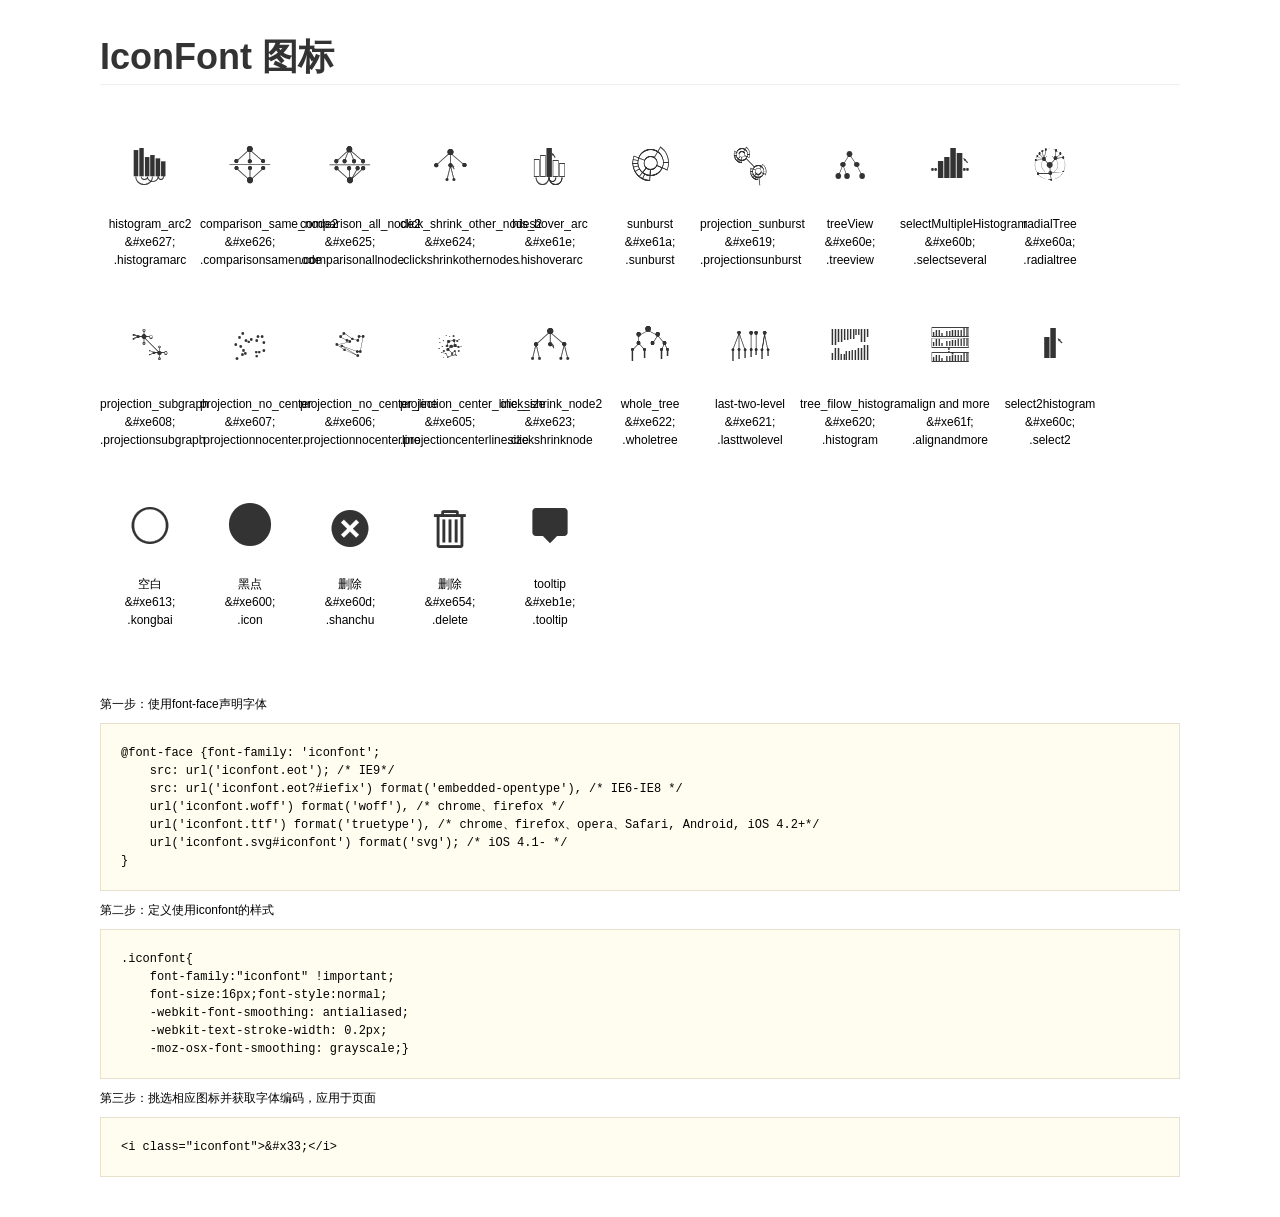
<file: sigtree/icon_library/demo.html>
<!DOCTYPE html>
<html>
<head>
    <meta charset="utf-8"/>
    <title>IconFont</title>
    <link rel="stylesheet" href="demo.css">
    <link rel="stylesheet" href="iconfont.css">
</head>
<body>
    <div class="main">
        <h1>IconFont 图标</h1>
        <ul class="icon_lists clear">
            
                <li>
                <i class="icon iconfont">&#xe627;</i>
                    <div class="name">histogram_arc2</div>
                    <div class="code">&amp;#xe627;</div>
                    <div class="fontclass">.histogramarc</div>
                </li>
            
                <li>
                <i class="icon iconfont">&#xe626;</i>
                    <div class="name">comparison_same_node2</div>
                    <div class="code">&amp;#xe626;</div>
                    <div class="fontclass">.comparisonsamenode</div>
                </li>
            
                <li>
                <i class="icon iconfont">&#xe625;</i>
                    <div class="name">comparison_all_node2</div>
                    <div class="code">&amp;#xe625;</div>
                    <div class="fontclass">.comparisonallnode</div>
                </li>
            
                <li>
                <i class="icon iconfont">&#xe624;</i>
                    <div class="name">click_shrink_other_nodes2</div>
                    <div class="code">&amp;#xe624;</div>
                    <div class="fontclass">.clickshrinkothernodes</div>
                </li>
            
                <li>
                <i class="icon iconfont">&#xe61e;</i>
                    <div class="name">his_hover_arc</div>
                    <div class="code">&amp;#xe61e;</div>
                    <div class="fontclass">.hishoverarc</div>
                </li>
            
                <li>
                <i class="icon iconfont">&#xe61a;</i>
                    <div class="name">sunburst</div>
                    <div class="code">&amp;#xe61a;</div>
                    <div class="fontclass">.sunburst</div>
                </li>
            
                <li>
                <i class="icon iconfont">&#xe619;</i>
                    <div class="name">projection_sunburst</div>
                    <div class="code">&amp;#xe619;</div>
                    <div class="fontclass">.projectionsunburst</div>
                </li>
            
                <li>
                <i class="icon iconfont">&#xe60e;</i>
                    <div class="name">treeView</div>
                    <div class="code">&amp;#xe60e;</div>
                    <div class="fontclass">.treeview</div>
                </li>
            
                <li>
                <i class="icon iconfont">&#xe60b;</i>
                    <div class="name">selectMultipleHistogram</div>
                    <div class="code">&amp;#xe60b;</div>
                    <div class="fontclass">.selectseveral</div>
                </li>
            
                <li>
                <i class="icon iconfont">&#xe60a;</i>
                    <div class="name">radialTree</div>
                    <div class="code">&amp;#xe60a;</div>
                    <div class="fontclass">.radialtree</div>
                </li>
            
                <li>
                <i class="icon iconfont">&#xe608;</i>
                    <div class="name">projection_subgraph</div>
                    <div class="code">&amp;#xe608;</div>
                    <div class="fontclass">.projectionsubgraph</div>
                </li>
            
                <li>
                <i class="icon iconfont">&#xe607;</i>
                    <div class="name">projection_no_center</div>
                    <div class="code">&amp;#xe607;</div>
                    <div class="fontclass">.projectionnocenter</div>
                </li>
            
                <li>
                <i class="icon iconfont">&#xe606;</i>
                    <div class="name">projection_no_center_line</div>
                    <div class="code">&amp;#xe606;</div>
                    <div class="fontclass">.projectionnocenterline</div>
                </li>
            
                <li>
                <i class="icon iconfont">&#xe605;</i>
                    <div class="name">projection_center_line_size</div>
                    <div class="code">&amp;#xe605;</div>
                    <div class="fontclass">.projectioncenterlinesize</div>
                </li>
            
                <li>
                <i class="icon iconfont">&#xe623;</i>
                    <div class="name">click_shrink_node2</div>
                    <div class="code">&amp;#xe623;</div>
                    <div class="fontclass">.clickshrinknode</div>
                </li>
            
                <li>
                <i class="icon iconfont">&#xe622;</i>
                    <div class="name">whole_tree</div>
                    <div class="code">&amp;#xe622;</div>
                    <div class="fontclass">.wholetree</div>
                </li>
            
                <li>
                <i class="icon iconfont">&#xe621;</i>
                    <div class="name">last-two-level</div>
                    <div class="code">&amp;#xe621;</div>
                    <div class="fontclass">.lasttwolevel</div>
                </li>
            
                <li>
                <i class="icon iconfont">&#xe620;</i>
                    <div class="name">tree_filow_histogram</div>
                    <div class="code">&amp;#xe620;</div>
                    <div class="fontclass">.histogram</div>
                </li>
            
                <li>
                <i class="icon iconfont">&#xe61f;</i>
                    <div class="name">align and more</div>
                    <div class="code">&amp;#xe61f;</div>
                    <div class="fontclass">.alignandmore</div>
                </li>
            
                <li>
                <i class="icon iconfont">&#xe60c;</i>
                    <div class="name">select2histogram</div>
                    <div class="code">&amp;#xe60c;</div>
                    <div class="fontclass">.select2</div>
                </li>
            
                <li>
                <i class="icon iconfont">&#xe613;</i>
                    <div class="name">空白</div>
                    <div class="code">&amp;#xe613;</div>
                    <div class="fontclass">.kongbai</div>
                </li>
            
                <li>
                <i class="icon iconfont">&#xe600;</i>
                    <div class="name">黑点</div>
                    <div class="code">&amp;#xe600;</div>
                    <div class="fontclass">.icon</div>
                </li>
            
                <li>
                <i class="icon iconfont">&#xe60d;</i>
                    <div class="name">删除</div>
                    <div class="code">&amp;#xe60d;</div>
                    <div class="fontclass">.shanchu</div>
                </li>
            
                <li>
                <i class="icon iconfont">&#xe654;</i>
                    <div class="name">删除</div>
                    <div class="code">&amp;#xe654;</div>
                    <div class="fontclass">.delete</div>
                </li>
            
                <li>
                <i class="icon iconfont">&#xeb1e;</i>
                    <div class="name">tooltip</div>
                    <div class="code">&amp;#xeb1e;</div>
                    <div class="fontclass">.tooltip</div>
                </li>
            
        </ul>


        <div class="helps">
            第一步：使用font-face声明字体
            <pre>
@font-face {font-family: 'iconfont';
    src: url('iconfont.eot'); /* IE9*/
    src: url('iconfont.eot?#iefix') format('embedded-opentype'), /* IE6-IE8 */
    url('iconfont.woff') format('woff'), /* chrome、firefox */
    url('iconfont.ttf') format('truetype'), /* chrome、firefox、opera、Safari, Android, iOS 4.2+*/
    url('iconfont.svg#iconfont') format('svg'); /* iOS 4.1- */
}
</pre>
第二步：定义使用iconfont的样式
            <pre>
.iconfont{
    font-family:"iconfont" !important;
    font-size:16px;font-style:normal;
    -webkit-font-smoothing: antialiased;
    -webkit-text-stroke-width: 0.2px;
    -moz-osx-font-smoothing: grayscale;}
</pre>
第三步：挑选相应图标并获取字体编码，应用于页面
<pre>
&lt;i class="iconfont"&gt;&amp;#x33;&lt;/i&gt;
</pre>
        </div>

    </div>
</body>
</html>
</file>
<file: sigtree/icon_library/demo.css>
*{margin: 0;padding: 0;list-style: none;}
/*
KISSY CSS Reset
理念：1. reset 的目的不是清除浏览器的默认样式，这仅是部分工作。清除和重置是紧密不可分的。
2. reset 的目的不是让默认样式在所有浏览器下一致，而是减少默认样式有可能带来的问题。
3. reset 期望提供一套普适通用的基础样式。但没有银弹，推荐根据具体需求，裁剪和修改后再使用。
特色：1. 适应中文；2. 基于最新主流浏览器。
维护：玉伯<lifesinger@gmail.com>, 正淳<ragecarrier@gmail.com>
 */

/** 清除内外边距 **/
body, h1, h2, h3, h4, h5, h6, hr, p, blockquote, /* structural elements 结构元素 */
dl, dt, dd, ul, ol, li, /* list elements 列表元素 */
pre, /* text formatting elements 文本格式元素 */
form, fieldset, legend, button, input, textarea, /* form elements 表单元素 */
th, td /* table elements 表格元素 */ {
  margin: 0;
  padding: 0;
}

/** 设置默认字体 **/
body,
button, input, select, textarea /* for ie */ {
  font: 12px/1.5 tahoma, arial, \5b8b\4f53, sans-serif;
}
h1, h2, h3, h4, h5, h6 { font-size: 100%; }
address, cite, dfn, em, var { font-style: normal; } /* 将斜体扶正 */
code, kbd, pre, samp { font-family: courier new, courier, monospace; } /* 统一等宽字体 */
small { font-size: 12px; } /* 小于 12px 的中文很难阅读，让 small 正常化 */

/** 重置列表元素 **/
ul, ol { list-style: none; }

/** 重置文本格式元素 **/
a { text-decoration: none; }
a:hover { text-decoration: underline; }


/** 重置表单元素 **/
legend { color: #000; } /* for ie6 */
fieldset, img { border: 0; } /* img 搭车：让链接里的 img 无边框 */
button, input, select, textarea { font-size: 100%; } /* 使得表单元素在 ie 下能继承字体大小 */
/* 注：optgroup 无法扶正 */

/** 重置表格元素 **/
table { border-collapse: collapse; border-spacing: 0; }

/* 清除浮动 */
.ks-clear:after, .clear:after {
  content: '\20';
  display: block;
  height: 0;
  clear: both;
}
.ks-clear, .clear {
  *zoom: 1;
}

.main {padding: 30px 100px;}
.main h1{font-size:36px; color:#333; text-align:left;margin-bottom:30px; border-bottom: 1px solid #eee;}

.helps{margin-top:40px;}
.helps pre{
  padding:20px;
  margin:10px 0;
  border:solid 1px #e7e1cd;
  background-color: #fffdef;
  overflow: auto;
}

.icon_lists li{
  float:left;
  width: 100px;
  height:180px;
  text-align: center;
}
.icon_lists .icon{
  font-size: 42px;
  line-height: 100px;
  margin: 10px 0;
  color:#333;
  -webkit-transition: font-size 0.25s ease-out 0s;
  -moz-transition: font-size 0.25s ease-out 0s;
  transition: font-size 0.25s ease-out 0s;

}
.icon_lists .icon:hover{
  font-size: 100px;
}
</file>
<file: sigtree/icon_library/iconfont.css>
@font-face {font-family: "iconfont";
  src: url('iconfont.eot?t=1472480664'); /* IE9*/
  src: url('iconfont.eot?t=1472480664#iefix') format('embedded-opentype'), /* IE6-IE8 */
  url('iconfont.woff?t=1472480664') format('woff'), /* chrome, firefox */
  url('iconfont.ttf?t=1472480664') format('truetype'), /* chrome, firefox, opera, Safari, Android, iOS 4.2+*/
  url('iconfont.svg?t=1472480664#iconfont') format('svg'); /* iOS 4.1- */
}

.iconfont {
  font-family:"iconfont" !important;
  font-size:16px;
  font-style:normal;
  -webkit-font-smoothing: antialiased;
  -webkit-text-stroke-width: 0.2px;
  -moz-osx-font-smoothing: grayscale;
}
.icon-histogramarc:before { content: "\e627"; }
.icon-comparisonsamenode:before { content: "\e626"; }
.icon-comparisonallnode:before { content: "\e625"; }
.icon-clickshrinkothernodes:before { content: "\e624"; }
.icon-hishoverarc:before { content: "\e61e"; }
.icon-sunburst:before { content: "\e61a"; }
.icon-projectionsunburst:before { content: "\e619"; }
.icon-treeview:before { content: "\e60e"; }
.icon-selectseveral:before { content: "\e60b"; }
.icon-radialtree:before { content: "\e60a"; }
.icon-projectionsubgraph:before { content: "\e608"; }
.icon-projectionnocenter:before { content: "\e607"; }
.icon-projectionnocenterline:before { content: "\e606"; }
.icon-projectioncenterlinesize:before { content: "\e605"; }
.icon-clickshrinknode:before { content: "\e623"; }
.icon-wholetree:before { content: "\e622"; }
.icon-lasttwolevel:before { content: "\e621"; }
.icon-histogram:before { content: "\e620"; }
.icon-alignandmore:before { content: "\e61f"; }
.icon-select2:before { content: "\e60c"; }
.icon-kongbai:before { content: "\e613"; }
.icon-icon:before { content: "\e600"; }
.icon-shanchu:before { content: "\e60d"; }
.icon-delete:before { content: "\e654"; }
.icon-tooltip:before { content: "\eb1e"; }
</file>
